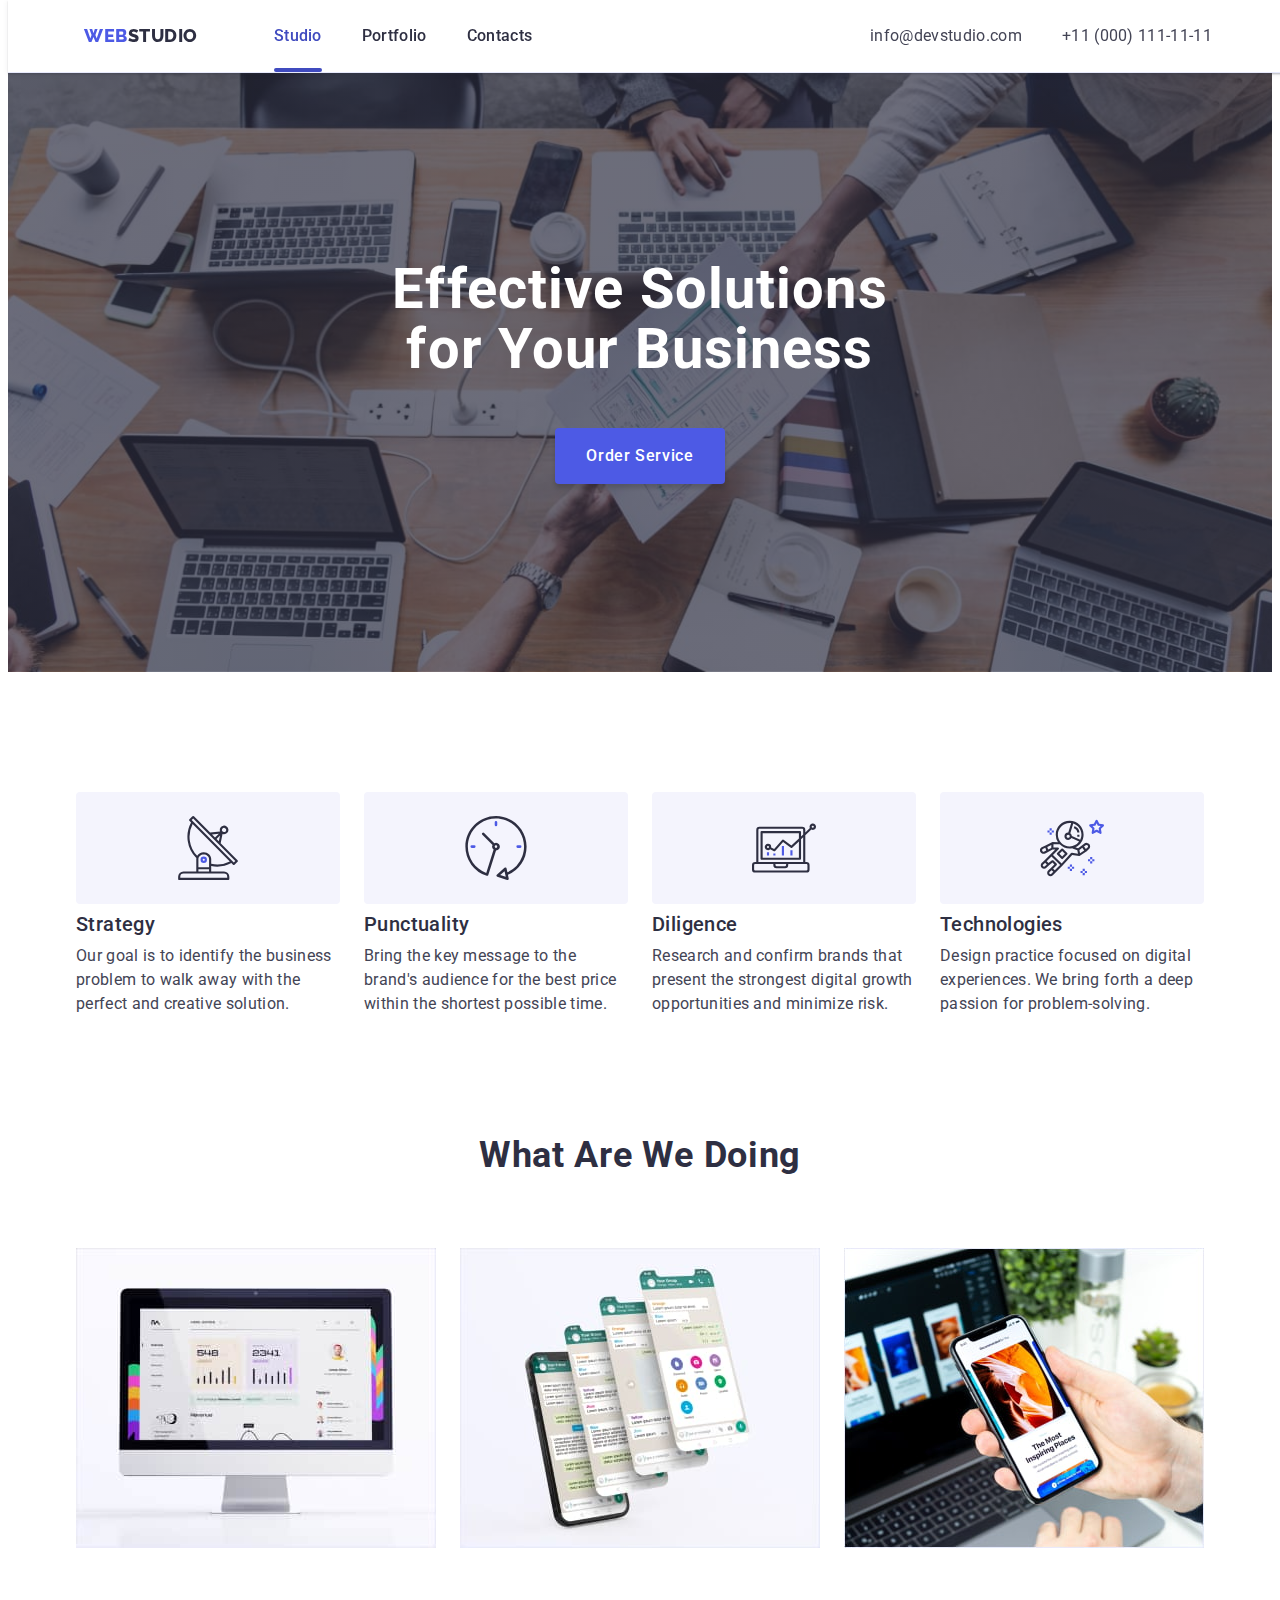
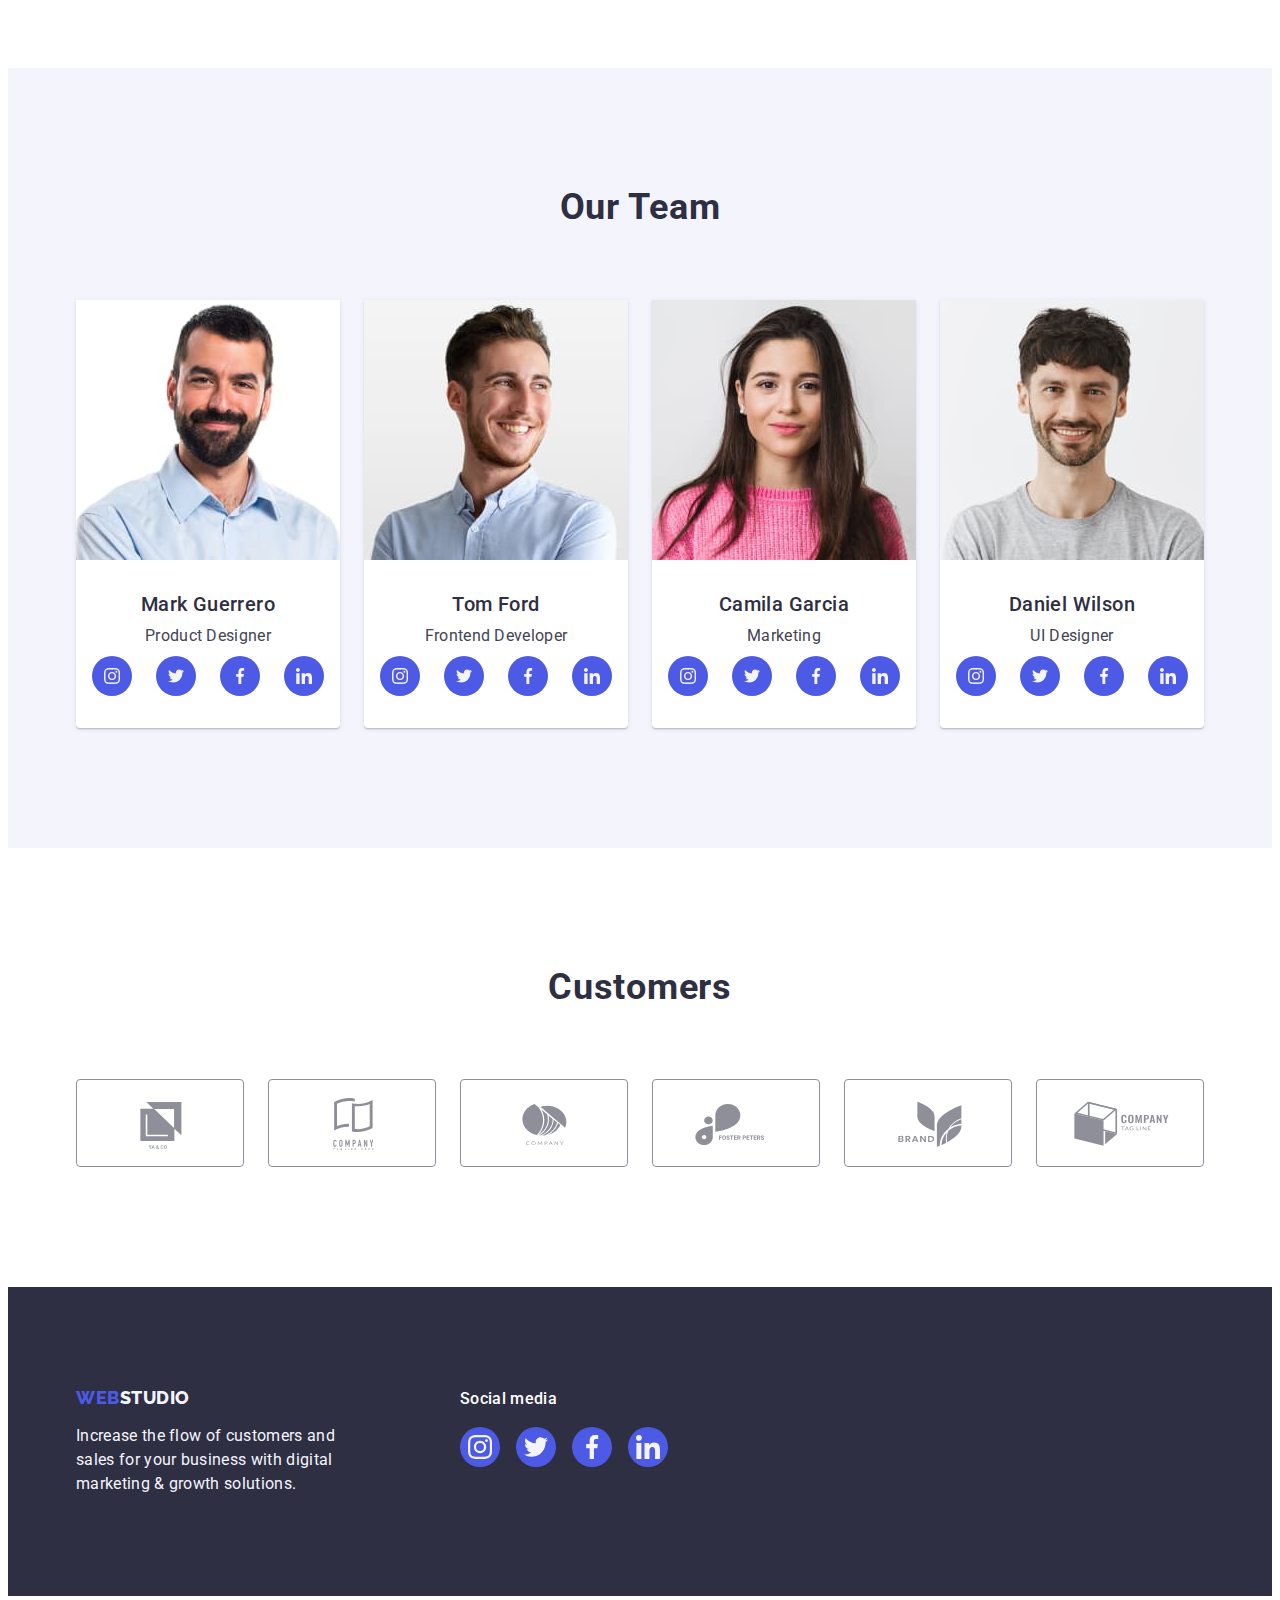
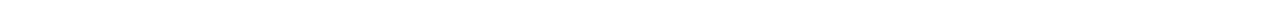
<file: index.html>
<!DOCTYPE html>
<html lang="en">
  <head>
    <meta charset="UTF-8" />
    <meta http-equiv="X-UA-Compatible" content="IE=edge" />
    <meta name="viewport" content="width=device-width, initial-scale=1.0" />
    <title>Document</title>
    <!--Fonts styles-->
    <link rel="preconnect" href="https://fonts.googleapis.com" />
    <link rel="preconnect" href="https://fonts.gstatic.com" crossorigin />
    <link
      href="https://fonts.googleapis.com/css2?family=Raleway:wght@800&family=Roboto:wght@400;500;700&display=swap"
      rel="stylesheet"
    />
    <!--Normalizer-->
    <link
      rel="stylesheet"
      href="https://cdnjs.cloudflare.com/ajax/libs/modern-normalize/1.1.0/modern-normalize.min.css"
      integrity="sha512-wpPYUAdjBVSE4KJnH1VR1HeZfpl1ub8YT/NKx4PuQ5NmX2tKuGu6U/JRp5y+Y8XG2tV+wKQpNHVUX03MfMFn9Q=="
      crossorigin="anonymous"
      referrerpolicy="no-referrer"
    />
    <!--Custom style-->
    <link rel="stylesheet" href="./css/styles.css" />
  </head>
  <body>
    <!-- Header section -->
    <header class="header">
      <div class="header-container container">
        <nav class="header-nav">
          <a class="header-logo link" href="./index.html"
            >Web<span class="studio">Studio</span></a
          >
          <ul class="header-nav-list list">
            <li class="header-nav-item">
              <a class="header-nav-link link active" href="./index.html"
                >Studio</a
              >
            </li>
            <li class="header-nav-item">
              <a class="header-nav-link link" href="./portfolio.html"
                >Portfolio</a
              >
            </li>
            <li class="header-nav-item">
              <a class="header-nav-link link" href="">Contacts</a>
            </li>
          </ul>
        </nav>
        <address class="header-adress">
          <ul class="header-adress-list list">
            <li class="header-adress-item">
              <a
                class="header-adress-link link"
                href="mailto:info@devstudio.com"
                >info@devstudio.com</a
              >
            </li>
            <li class="header-adress-item">
              <a class="header-adress-link link" href="tel:+110001111111"
                >+11 (000) 111-11-11</a
              >
            </li>
          </ul>
        </address>
      </div>
    </header>
    <main>
      <!-- Hero section -->
      <section class="hero">
        <div class="container">
          <h1 class="hero-title">Effective Solutions for Your Business</h1>
          <button class="hero-btn" type="button" data-modal-open>
            Order Service
          </button>
        </div>
      </section>
      <!--Feature-->
      <section class="feature">
        <div class="container">
          <h2 class="visually-hidden" hidden>Hidden header</h2>
          <ul class="feature-list list">
            <li class="feature-item">
              <div class="feature-wrapper">
                <svg class="feature-icons" width="64" height="64">
                  <use href="./images/icons.svg#antenna"></use>
                </svg>
              </div>
              <h3 class="title stategy">Strategy</h3>
              <p class="subtitle">
                Our goal is to identify the business problem to walk away with
                the perfect and creative solution.
              </p>
            </li>
            <li class="feature-item">
              <div class="feature-wrapper">
                <svg class="feature-icons" width="64" height="64">
                  <use href="./images/icons.svg#clock"></use>
                </svg>
              </div>
              <h3 class="title stategy">Punctuality</h3>
              <p class="subtitle">
                Bring the key message to the brand's audience for the best price
                within the shortest possible time.
              </p>
            </li>
            <li class="feature-item">
              <div class="feature-wrapper">
                <svg class="feature-icons" width="64" height="64">
                  <use href="./images/icons.svg#diagram"></use>
                </svg>
              </div>
              <h3 class="title stategy">Diligence</h3>
              <p class="subtitle">
                Research and confirm brands that present the strongest digital
                growth opportunities and minimize risk.
              </p>
            </li>
            <li class="feature-item">
              <div class="feature-wrapper">
                <svg class="feature-icons" width="64" height="64">
                  <use href="./images/icons.svg#astronaut"></use>
                </svg>
              </div>
              <h3 class="title stategy">Technologies</h3>
              <p class="subtitle">
                Design practice focused on digital experiences. We bring forth a
                deep passion for problem-solving.
              </p>
            </li>
          </ul>
        </div>
      </section>
      <!--We doing-->
      <section class="doing">
        <div class="container">
          <h2 class="doing-title">What are we doing</h2>
          <ul class="doing-list list">
            <li class="doing-item">
              <img
                class="doing-img"
                src="./images/we-doing/img-1.jpg"
                alt="Computer"
                width="360"
                height="300"
              />
            </li>
            <li class="doing-item">
              <img
                class="doing-img"
                src="./images/we-doing/img-2.jpg"
                alt="Tabs"
                width="360"
                height="300"
              />
            </li>
            <li class="doing-item">
              <img
                class="doing-img"
                src="./images/we-doing/img-3.jpg"
                alt="Application"
                width="360"
                height="300"
              />
            </li>
          </ul>
        </div>
      </section>
      <!--Our team-->
      <section class="team">
        <div class="container">
          <h2 class="team-title">Our Team</h2>
          <ul class="team-list list">
            <li class="team-item">
              <img
                class="team-img"
                src="./images/our-team/img-4.jpg"
                alt="Product Designer Mark Guerrero"
              />
              <div class="team-desc">
                <h3 class="title">Mark Guerrero</h3>
                <p class="subtitle-desc">Product Designer</p>
                <ul class="team-media list">
                  <li class="team-media-item">
                    <a
                      class="team-media-link link"
                      href=""
                      target="_blank"
                      rel="noopener no-referrer"
                      aria-label="Instagram icon"
                    >
                      <svg class="team-icons" width="16" height="16">
                        <use href="./images/icons.svg#instagram"></use>
                      </svg>
                    </a>
                  </li>
                  <li class="team-media-item">
                    <a
                      class="team-media-link link"
                      href=""
                      target="_blank"
                      rel="noopener no-referrer"
                      aria-label="Twitter icon"
                    >
                      <svg class="team-icons" width="16" height="16">
                        <use href="./images/icons.svg#twitter"></use>
                      </svg>
                    </a>
                  </li>
                  <li class="team-media-item">
                    <a
                      class="team-media-link link"
                      href=""
                      target="_blank"
                      rel="noopener no-referrer"
                      aria-label="Facebook icon"
                    >
                      <svg class="team-icons" width="16" height="16">
                        <use href="./images/icons.svg#facebook"></use>
                      </svg>
                    </a>
                  </li>
                  <li class="team-media-item">
                    <a
                      class="team-media-link link"
                      href=""
                      target="_blank"
                      rel="noopener no-referrer"
                      aria-label="Linkedin icon"
                    >
                      <svg class="team-icons" width="16" height="16">
                        <use href="./images/icons.svg#linkedin"></use>
                      </svg>
                    </a>
                  </li>
                </ul>
              </div>
            </li>
            <li class="team-item">
              <img
                class="team-img"
                src="./images/our-team/img-5.jpg"
                alt="Frontend Developer Tom Ford"
              />
              <div class="team-desc">
                <h3 class="title">Tom Ford</h3>
                <p class="subtitle-desc">Frontend Developer</p>
                <ul class="team-media list">
                  <li class="team-media-item">
                    <a
                      class="team-media-link link"
                      href=""
                      target="_blank"
                      rel="noopener no-referrer"
                      aria-label="Instagram icon"
                    >
                      <svg class="team-icons" width="16" height="16">
                        <use href="./images/icons.svg#instagram"></use>
                      </svg>
                    </a>
                  </li>
                  <li class="team-media-item">
                    <a
                      class="team-media-link link"
                      href=""
                      target="_blank"
                      rel="noopener no-referrer"
                      aria-label="Twitter icon"
                    >
                      <svg class="team-icons" width="16" height="16">
                        <use href="./images/icons.svg#twitter"></use>
                      </svg>
                    </a>
                  </li>
                  <li class="team-media-item">
                    <a
                      class="team-media-link link"
                      href=""
                      target="_blank"
                      rel="noopener no-referrer"
                      aria-label="Facebook icon"
                    >
                      <svg class="team-icons" width="16" height="16">
                        <use href="./images/icons.svg#facebook"></use>
                      </svg>
                    </a>
                  </li>
                  <li class="team-media-item">
                    <a
                      class="team-media-link link"
                      href=""
                      target="_blank"
                      rel="noopener no-referrer"
                      aria-label="Linkedin icon"
                    >
                      <svg class="team-icons" width="16" height="16">
                        <use href="./images/icons.svg#linkedin"></use>
                      </svg>
                    </a>
                  </li>
                </ul>
              </div>
            </li>
            <li class="team-item">
              <img
                class="team-img"
                src="./images/our-team/img-6.jpg"
                alt="Marketing Camila Garcia"
              />
              <div class="team-desc">
                <h3 class="title">Camila Garcia</h3>
                <p class="subtitle-desc">Marketing</p>
                <ul class="team-media list">
                  <li class="team-media-item">
                    <a
                      class="team-media-link link"
                      href=""
                      target="_blank"
                      rel="noopener no-referrer"
                      aria-label="Instagram icon"
                    >
                      <svg class="team-icons" width="16" height="16">
                        <use href="./images/icons.svg#instagram"></use>
                      </svg>
                    </a>
                  </li>
                  <li class="team-media-item">
                    <a
                      class="team-media-link link"
                      href=""
                      target="_blank"
                      rel="noopener no-referrer"
                      aria-label="Twitter icon"
                    >
                      <svg class="team-icons" width="16" height="16">
                        <use href="./images/icons.svg#twitter"></use>
                      </svg>
                    </a>
                  </li>
                  <li class="team-media-item">
                    <a
                      class="team-media-link link"
                      href=""
                      target="_blank"
                      rel="noopener no-referrer"
                      aria-label="Facebook icon"
                    >
                      <svg class="team-icons" width="16" height="16">
                        <use href="./images/icons.svg#facebook"></use>
                      </svg>
                    </a>
                  </li>
                  <li class="team-media-item">
                    <a
                      class="team-media-link link"
                      href=""
                      target="_blank"
                      rel="noopener no-referrer"
                      aria-label="Linkedin icon"
                    >
                      <svg class="team-icons" width="16" height="16">
                        <use href="./images/icons.svg#linkedin"></use>
                      </svg>
                    </a>
                  </li>
                </ul>
              </div>
            </li>
            <li class="team-item">
              <img
                class="team-img"
                src="./images/our-team/img-7.jpg"
                alt="UI Designer Daniel Wilson"
              />
              <div class="team-desc">
                <h3 class="title">Daniel Wilson</h3>
                <p class="subtitle-desc">UI Designer</p>
                <ul class="team-media list">
                  <li class="team-media-item">
                    <a
                      class="team-media-link link"
                      href=""
                      target="_blank"
                      rel="noopener no-referrer"
                      aria-label="Instagram icon"
                    >
                      <svg class="team-icons" width="16" height="16">
                        <use href="./images/icons.svg#instagram"></use>
                      </svg>
                    </a>
                  </li>
                  <li class="team-media-item">
                    <a
                      class="team-media-link link"
                      href=""
                      target="_blank"
                      rel="noopener no-referrer"
                      aria-label="Twitter icon"
                    >
                      <svg class="team-icons" width="16" height="16">
                        <use href="./images/icons.svg#twitter"></use>
                      </svg>
                    </a>
                  </li>
                  <li class="team-media-item">
                    <a
                      class="team-media-link link"
                      href=""
                      target="_blank"
                      rel="noopener no-referrer"
                      aria-label="Facebook icon"
                    >
                      <svg class="team-icons" width="16" height="16">
                        <use href="./images/icons.svg#facebook"></use>
                      </svg>
                    </a>
                  </li>
                  <li class="team-media-item">
                    <a
                      class="team-media-link link"
                      href=""
                      target="_blank"
                      rel="noopener no-referrer"
                      aria-label="Linkedin icon"
                    >
                      <svg class="team-icons" width="16" height="16">
                        <use href="./images/icons.svg#linkedin"></use>
                      </svg>
                    </a>
                  </li>
                </ul>
              </div>
            </li>
          </ul>
        </div>
      </section>
      <!--Customers-->
      <section class="customers">
        <div class="container">
          <h2 class="customers-title">Customers</h2>
          <ul class="customers-media list">
            <li class="customers-media-item">
              <a
                class="customers-media-link link"
                href=""
                target="_blank"
                rel="noopener no-referrer"
                aria-label="Logo one"
              >
                <svg class="customers-icons" width="104" height="56">
                  <use href="./images/icons.svg#logo-1"></use>
                </svg>
              </a>
            </li>
            <li class="customers-media-item">
              <a
                class="customers-media-link link"
                href=""
                target="_blank"
                rel="noopener no-referrer"
                aria-label="Logo two"
              >
                <svg class="customers-icons" width="104" height="56">
                  <use href="./images/icons.svg#logo-2"></use>
                </svg>
              </a>
            </li>
            <li class="customers-media-item">
              <a
                class="customers-media-link link"
                href=""
                target="_blank"
                rel="noopener no-referrer"
                aria-label="Logo three"
              >
                <svg class="customers-icons" width="104" height="56">
                  <use href="./images/icons.svg#logo-3"></use>
                </svg>
              </a>
            </li>
            <li class="customers-media-item">
              <a
                class="customers-media-link link"
                href=""
                target="_blank"
                rel="noopener no-referrer"
                aria-label="Logo four"
              >
                <svg class="customers-icons" width="104" height="56">
                  <use href="./images/icons.svg#logo-4"></use>
                </svg>
              </a>
            </li>
            <li class="customers-media-item">
              <a
                class="customers-media-link link"
                href=""
                target="_blank"
                rel="noopener no-referrer"
                aria-label="Logo five"
              >
                <svg class="customers-icons" width="104" height="56">
                  <use href="./images/icons.svg#logo-5"></use>
                </svg>
              </a>
            </li>
            <li class="customers-media-item">
              <a
                class="customers-media-link link"
                href=""
                target="_blank"
                rel="noopener no-referrer"
                aria-label="Logo six"
              >
                <svg class="customers-icons" width="104" height="56">
                  <use href="./images/icons.svg#logo-6"></use>
                </svg>
              </a>
            </li>
          </ul>
        </div>
      </section>
    </main>
    <!--Footer section-->
    <footer class="footer">
      <div class="container footer down">
        <div class="one">
          <a class="footer-link link" href="./index.html"
            >Web<span class="studio-light">Studio</span></a
          >
          <p class="footer-text">
            Increase the flow of customers and sales for your business with
            digital marketing & growth solutions.
          </p>
        </div>
        <div class="two">
          <p class="media">Social media</p>
          <ul class="footer-media list">
            <li class="footer-media-item">
              <a
                class="footer-media-link link"
                href=""
                target="_blank"
                rel="noopener no-referrer"
                aria-label="Instagram icon"
              >
                <svg class="footer-icons" width="24" height="24">
                  <use href="./images/icons.svg#instagram"></use>
                </svg>
              </a>
            </li>
            <li class="footer-media-item">
              <a
                class="footer-media-link link"
                href=""
                target="_blank"
                rel="noopener no-referrer"
                aria-label="Twitter icon"
              >
                <svg class="footer-icons" width="24" height="24">
                  <use href="./images/icons.svg#twitter"></use>
                </svg>
              </a>
            </li>
            <li class="footer-media-item">
              <a
                class="footer-media-link link"
                href=""
                target="_blank"
                rel="noopener no-referrer"
                aria-label="Facebook icon"
              >
                <svg class="footer-icons" width="24" height="24">
                  <use href="./images/icons.svg#facebook"></use>
                </svg>
              </a>
            </li>
            <li class="footer-media-item">
              <a
                class="footer-media-link link"
                href=""
                target="_blank"
                rel="noopener no-referrer"
                aria-label="Linkedin icon"
              >
                <svg class="footer-icons" width="24" height="24">
                  <use href="./images/icons.svg#linkedin"></use>
                </svg>
              </a>
            </li>
          </ul>
        </div>
      </div>
    </footer>
    <!--Modal window-->
    <div class="backdrop is-hidden" data-modal>
      <div class="modal">
        <button class="modal-close-btn" type="button" data-modal-close>
          <svg class="modal-close-icon" width="8" height="8">
            <use href="./images/icons.svg#close-icon"></use>
          </svg>
        </button>
      </div>
    </div>
    <script src="./js/modal.js"></script>
  </body>
</html>
</file>
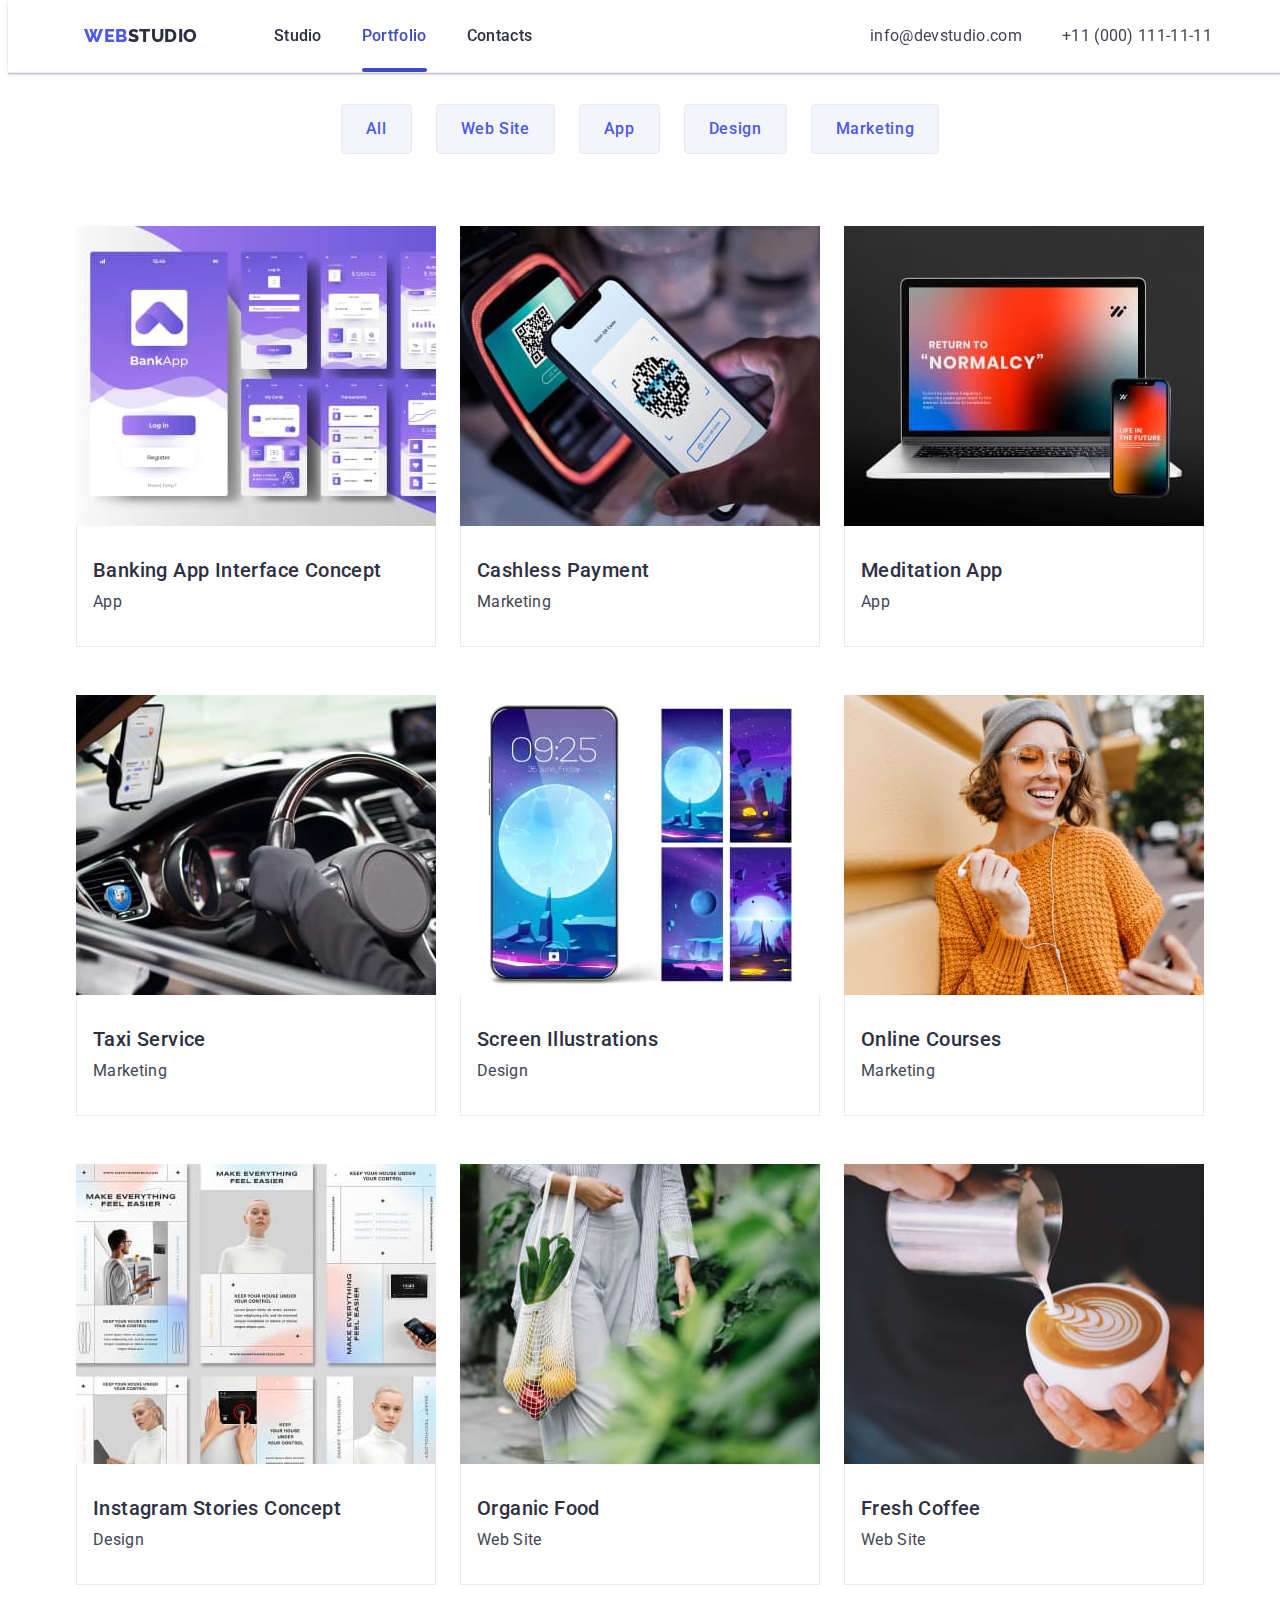
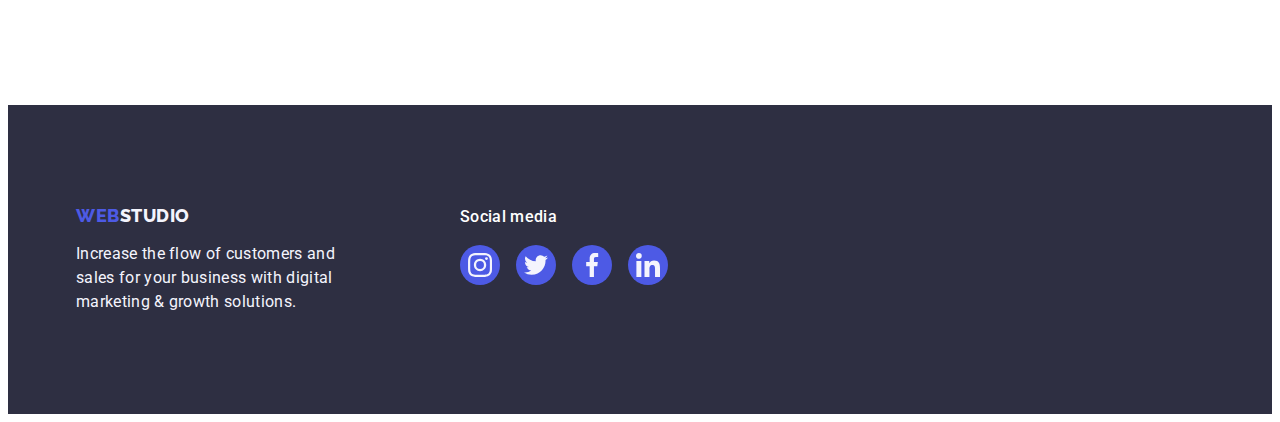
<file: portfolio.html>
<!DOCTYPE html>
<html lang="en">
  <head>
    <meta charset="UTF-8" />
    <meta http-equiv="X-UA-Compatible" content="IE=edge" />
    <meta name="viewport" content="width=device-width, initial-scale=1.0" />
    <title>Document</title>
    <!--Fonts styles-->
    <link rel="preconnect" href="https://fonts.googleapis.com" />
    <link rel="preconnect" href="https://fonts.gstatic.com" crossorigin />
    <link
      href="https://fonts.googleapis.com/css2?family=Raleway:wght@800&family=Roboto:wght@400;500;700&display=swap"
      rel="stylesheet"
    />
    <!--Normalizer-->
    <link
      rel="stylesheet"
      href="https://cdnjs.cloudflare.com/ajax/libs/modern-normalize/1.1.0/modern-normalize.min.css"
      integrity="sha512-wpPYUAdjBVSE4KJnH1VR1HeZfpl1ub8YT/NKx4PuQ5NmX2tKuGu6U/JRp5y+Y8XG2tV+wKQpNHVUX03MfMFn9Q=="
      crossorigin="anonymous"
      referrerpolicy="no-referrer"
    />
    <!--Custom style-->
    <link rel="stylesheet" href="./css/styles.css" />
  </head>
  <body>
    <!-- Header section -->
    <header class="header">
      <div class="header-container container">
        <nav class="header-nav">
          <a class="header-logo link" href="./index.html"
            >Web<span class="studio">Studio</span></a
          >
          <ul class="header-nav-list list">
            <li class="header-nav-item">
              <a class="header-nav-link link" href="./index.html">Studio</a>
            </li>
            <li class="header-nav-item">
              <a class="header-nav-link link active" href="./portfolio.html"
                >Portfolio</a
              >
            </li>
            <li class="header-nav-item">
              <a class="header-nav-link link" href="">Contacts</a>
            </li>
          </ul>
        </nav>
        <address class="header-adress">
          <ul class="header-adress-list list">
            <li class="header-adress-item">
              <a
                class="header-adress-link link mail"
                href="mailto:info@devstudio.com"
                >info@devstudio.com</a
              >
            </li>
            <li class="header-adress-item">
              <a
                class="header-adress-link link contact"
                href="tel:+110001111111"
                >+11 (000) 111-11-11</a
              >
            </li>
          </ul>
        </address>
      </div>
    </header>
    <main>
      <!--Icons-->
      <section class="icon">
        <div class="container">
          <h1 class="hidden" hidden>Hidden</h1>
          <ul class="icon-list list">
            <li class="icon-item">
              <button class="icon-button" type="button">All</button>
            </li>
            <li class="icon-item">
              <button class="icon-button" type="button">Web Site</button>
            </li>
            <li class="icon-item">
              <button class="icon-button" type="button">App</button>
            </li>
            <li class="icon-item">
              <button class="icon-button" type="button">Design</button>
            </li>
            <li class="icon-item">
              <button class="icon-button" type="button">Marketing</button>
            </li>
          </ul>
          <ul class="card-list list">
            <li class="card-item">
              <a class="card-link link" href="">
                <div class="card-thumb">
                  <img
                    class="card-img"
                    src="./images/portfolio/portf1.jpg"
                    alt="Interface Concept"
                    width="360"
                    height="300"
                  />

                  <p class="overlay text">
                    14 Stylish and User-Friendly App Design Concepts · Task
                    Manager App · Calorie Tracker App · Exotic Fruit Ecommerce
                    App · Cloud Storage App
                  </p>
                </div>
                <div class="card-text">
                  <h2 class="card-title">Banking App Interface Concept</h2>
                  <p class="card-subtitle">App</p>
                </div>
              </a>
            </li>
            <li class="card-item">
              <a class="card-link link" href="">
                <div class="card-thumb">
                  <img
                    class="card-img"
                    src="./images/portfolio/portf2.jpg"
                    alt="Cashless Payment"
                    width="360"
                    height="300"
                  />

                  <p class="overlay text">
                    14 Stylish and User-Friendly App Design Concepts · Task
                    Manager App · Calorie Tracker App · Exotic Fruit Ecommerce
                    App · Cloud Storage App
                  </p>
                </div>
                <div class="card-text">
                  <h2 class="card-title">Cashless Payment</h2>
                  <p class="card-subtitle">Marketing</p>
                </div>
              </a>
            </li>
            <li class="card-item">
              <a class="card-link link" href="">
                <div class="card-thumb">
                  <img
                    class="card-img"
                    src="./images/portfolio/portf3.jpg"
                    alt="Meditation App"
                    width="360"
                    height="300"
                  />

                  <p class="overlay text">
                    14 Stylish and User-Friendly App Design Concepts · Task
                    Manager App · Calorie Tracker App · Exotic Fruit Ecommerce
                    App · Cloud Storage App
                  </p>
                </div>
                <div class="card-text">
                  <h2 class="card-title">Meditation App</h2>
                  <p class="card-subtitle">App</p>
                </div>
              </a>
            </li>
            <li class="card-item">
              <a class="card-link link" href="">
                <div class="card-thumb">
                  <img
                    class="card-img"
                    src="./images/portfolio/portf4.jpg"
                    alt="Taxi Service"
                    width="360"
                    height="300"
                  />

                  <p class="overlay text">
                    14 Stylish and User-Friendly App Design Concepts · Task
                    Manager App · Calorie Tracker App · Exotic Fruit Ecommerce
                    App · Cloud Storage App
                  </p>
                </div>
                <div class="card-text">
                  <h2 class="card-title">Taxi Service</h2>
                  <p class="card-subtitle">Marketing</p>
                </div>
              </a>
            </li>
            <li class="card-item">
              <a class="card-link link" href="">
                <div class="card-thumb">
                  <img
                    class="card-img"
                    src="./images/portfolio/portf5.jpg"
                    alt="Screen Illustrations"
                    width="360"
                    height="300"
                  />

                  <p class="overlay text">
                    14 Stylish and User-Friendly App Design Concepts · Task
                    Manager App · Calorie Tracker App · Exotic Fruit Ecommerce
                    App · Cloud Storage App
                  </p>
                </div>
                <div class="card-text">
                  <h2 class="card-title">Screen Illustrations</h2>
                  <p class="card-subtitle">Design</p>
                </div>
              </a>
            </li>
            <li class="card-item">
              <a class="card-link link" href="">
                <div class="card-thumb">
                  <img
                    class="card-img"
                    src="./images/portfolio/portf6.jpg"
                    alt="Online Courses"
                    width="360"
                    height="300"
                  />

                  <p class="overlay text">
                    14 Stylish and User-Friendly App Design Concepts · Task
                    Manager App · Calorie Tracker App · Exotic Fruit Ecommerce
                    App · Cloud Storage App
                  </p>
                </div>
                <div class="card-text">
                  <h2 class="card-title">Online Courses</h2>
                  <p class="card-subtitle">Marketing</p>
                </div>
              </a>
            </li>
            <li class="card-item">
              <a class="card-link link" href="">
                <div class="card-thumb">
                  <img
                    class="card-img"
                    src="./images/portfolio/portf7.jpg"
                    alt="Instagram Stories Concept"
                    width="360"
                    height="300"
                  />

                  <p class="overlay text">
                    14 Stylish and User-Friendly App Design Concepts · Task
                    Manager App · Calorie Tracker App · Exotic Fruit Ecommerce
                    App · Cloud Storage App
                  </p>
                </div>
                <div class="card-text">
                  <h2 class="card-title">Instagram Stories Concept</h2>
                  <p class="card-subtitle">Design</p>
                </div>
              </a>
            </li>
            <li class="card-item">
              <a class="card-link link" href="">
                <div class="card-thumb">
                  <img
                    class="card-img"
                    src="./images/portfolio/portf8.jpg"
                    alt="Organic Food"
                    width="360"
                    height="300"
                  />

                  <p class="overlay text">
                    14 Stylish and User-Friendly App Design Concepts · Task
                    Manager App · Calorie Tracker App · Exotic Fruit Ecommerce
                    App · Cloud Storage App
                  </p>
                </div>
                <div class="card-text">
                  <h2 class="card-title">Organic Food</h2>
                  <p class="card-subtitle">Web Site</p>
                </div>
              </a>
            </li>
            <li class="card-item">
              <a class="card-link link" href="">
                <div class="card-thumb">
                  <img
                    class="card-img"
                    src="./images/portfolio/portf9.jpg"
                    alt="Fresh Coffee"
                    width="360"
                    height="300"
                  />

                  <p class="overlay text">
                    14 Stylish and User-Friendly App Design Concepts · Task
                    Manager App · Calorie Tracker App · Exotic Fruit Ecommerce
                    App · Cloud Storage App
                  </p>
                </div>
                <div class="card-text">
                  <h2 class="card-title">Fresh Coffee</h2>
                  <p class="card-subtitle">Web Site</p>
                </div>
              </a>
            </li>
          </ul>
        </div>
      </section>
    </main>
    <!--Fotter section-->
    <footer class="footer">
      <div class="container footer down">
        <div class="one">
          <a class="footer-link link" href="./index.html"
            >Web<span class="studio-light">Studio</span></a
          >
          <p class="footer-text">
            Increase the flow of customers and sales for your business with
            digital marketing & growth solutions.
          </p>
        </div>
        <div class="two">
          <p class="media">Social media</p>
          <ul class="footer-media list">
            <li class="footer-media-item">
              <a
                class="footer-media-link link"
                href=""
                target="_blank"
                rel="noopener no-referrer"
                aria-label="Instagram icon"
              >
                <svg class="footer-icons" width="24" height="24">
                  <use href="./images/icons.svg#instagram"></use>
                </svg>
              </a>
            </li>
            <li class="footer-media-item">
              <a
                class="footer-media-link link"
                href=""
                target="_blank"
                rel="noopener no-referrer"
                aria-label="Twitter icon"
              >
                <svg class="footer-icons" width="24" height="24">
                  <use href="./images/icons.svg#twitter"></use>
                </svg>
              </a>
            </li>
            <li class="footer-media-item">
              <a
                class="footer-media-link link"
                href=""
                target="_blank"
                rel="noopener no-referrer"
                aria-label="Facebook icon"
              >
                <svg class="footer-icons" width="24" height="24">
                  <use href="./images/icons.svg#facebook"></use>
                </svg>
              </a>
            </li>
            <li class="footer-media-item">
              <a
                class="footer-media-link link"
                href=""
                target="_blank"
                rel="noopener no-referrer"
                aria-label="Linkedin icon"
              >
                <svg class="footer-icons" width="24" height="24">
                  <use href="./images/icons.svg#linkedin"></use>
                </svg>
              </a>
            </li>
          </ul>
        </div>
      </div>
    </footer>
  </body>
</html>
</file>
<file: css/styles.css>
html {
  box-sizing: border-box;
}

*,
*::before,
*::after {
  box-sizing: inherit;
}

:root {
  /*Fonts*/
  --primary-font: Roboto, sans-serif;
  --secondary-font: Raleway, sans-serif;
  /*Colors*/
  --color-iris: #4d5ae5;
  --color-ocean: #404bbf;
  --color-navy-blue: #2e2f42;
  --color-green: #31d0aa;
  --color-slate: #434455;
  --color-light-slate: #8e8f99;
  --color-cornflower: #e7e9fc;
  --color-cloud: #f4f4fd;
  --color-navy-blue-modal: #2e2f42;
  --color-grey: #2e2f42;
  --color-white: #ffffff;
  /*Others*/
  --anim: 250ms cubic-bezier(0.4, 0, 0.2, 1);
}

/*==============================
Base styles
==============================*/
body {
  font-family: var(--primary-font);
  letter-spacing: 0.02em;
  font-size: 16px;
  line-height: 1.5;
  color: var(--color-slate);
  background-color: var(--color-white);
}
.list {
  list-style: none;
  color: var(--color-navy-blue);
  padding: 0;
  margin: 0;
}
.title {
  font-weight: 500;
  font-size: 20px;
  line-height: 1.2;
  color: var(--color-navy-blue);
  letter-spacing: 0.02em;
  margin-bottom: 8px;
}

.subtitle {
  color: var(--color-slate);
}
.link {
  text-decoration: none;
}
h1,
h2,
h3,
p {
  padding: 0;
  margin: 0;
}
img {
  display: block;
}
.container {
  width: 1158px;
  padding: 0 15px;
  margin: 0 auto;
}
section {
  padding: 120px 0;
}
/*==============================
Header styles
==============================*/

.header {
  position: fixed;
  top: 0;
  width: 100%;
  background-color: var(--color-white);
  border-bottom: 1px solid var(--color-cornflower);
  box-shadow: 0px 2px 1px rgba(46, 47, 66, 0.08),
    0px 1px 1px rgba(46, 47, 66, 0.16), 0px 1px 6px rgba(46, 47, 66, 0.08);
  z-index: 10;
}
.header-container {
  display: flex;
  align-items: center;
  margin: 0;
  padding: 0 15px;
  margin-right: auto;
  margin-left: auto;
}
.header-nav {
  display: flex;
  align-items: center;
}

.header-logo {
  font-family: var(--secondary-font);
  font-weight: 800;
  font-size: 18px;
  line-height: 1.17;
  display: flex;
  align-items: center;
  letter-spacing: 0.03em;
  text-transform: uppercase;
  color: var(--color-iris);
  margin-right: 76px;
}

.header-logo .link {
}

.studio {
  font-family: 'Raleway';
  font-weight: 800;
  font-size: 18px;
  line-height: 1.17;
  display: flex;
  align-items: center;
  letter-spacing: 0.03em;
  text-transform: uppercase;
  color: var(--color-navy-blue);
}

.header-nav-list {
  display: flex;
  margin: 0;
  gap: 40px;
}
.header-nav-item {
}
.header-nav-link {
  position: relative;
  display: block;
  font-weight: 500;
  font-size: 16px;
  line-height: 1.5;
  color: var(--color-navy-blue);
  padding: 24px 0;
  transition: color var(--anim);
}

.header-nav-link.active {
  color: var(--color-ocean);
}
.header-nav-link:hover,
.header-nav-link:focus {
  color: var(--color-ocean);
}
.header-nav-link::after {
  content: '';
  position: absolute;
  left: 0px;
  bottom: -1px;
  top: 68px;
  display: block;
  width: 100%;
  height: 4px;
  border-radius: 2px;
}
.header-nav-link.active::after {
  background: var(--color-ocean);
}
.header-adress {
  display: flex;
  font-style: normal;
  margin-left: auto;
}

.header-adress-list {
  display: flex;
  margin-right: auto;
  padding: 0;
  margin-top: 0;
  margin-bottom: 0;
  gap: 40px;
}
.header-adress-item {
  font-size: 16px;
  line-height: 1.5;
  color: var(--color-slate);
}
.header-adress-link {
  font-size: 16px;
  line-height: 1.5;
  color: var(--color-slate);
  margin-right: 0px;
  transition: color var(--anim);
}

.header-adress-link:hover,
.header-adress-link:focus {
  font-size: 16px;
  line-height: 1.5;
  color: var(--color-ocean);
}

/*==============================
Hero styles
==============================*/
.hero {
  max-width: 1440px;
  margin-left: auto;
  margin-right: auto;
  margin-top: 72px;
  background-color: var(--color-navy-blue);
  background-image: linear-gradient(
      rgba(46, 47, 66, 0.7),
      rgba(46, 47, 66, 0.7)
    ),
    url(../images/people-office.jpg);
  background-repeat: no-repeat;
  background-position: center;
  background-size: cover;
  text-align: center;
  padding-top: 188px;
  padding-bottom: 188px;
}
.hero-title {
  font-weight: 700;
  font-size: 56px;
  line-height: 1.07;
  color: var(--color-white);
  letter-spacing: 0.02em;
  max-width: 496px;
  margin: auto;
}
.hero-title:not(:last-child) {
  margin-bottom: 48px;
}
.hero-btn {
  display: block;
  font-family: var(--primary-font);
  cursor: pointer;
  font-weight: 500;
  font-size: 16px;
  line-height: 1.5;
  align-items: center;
  letter-spacing: 0.04em;
  color: var(--color-white);
  background-color: var(--color-iris);
  min-width: 169px;
  height: 56px;
  padding: 15px 31px;
  border: none;
  border-radius: 4px;
  margin-right: auto;
  margin-left: auto;
  box-shadow: 0px 4px 4px rgba(0, 0, 0, 0.15);
  transition: background-color var(--anim);
}
.hero-btn:hover,
.hero-btn:focus {
  background-color: var(--color-ocean);
}
/*==============================
Feature styles
==============================*/
.feature {
}
.visually-hidden {
  position: absolute;
  width: 1px;
  height: 1px;
  margin: -1px;
  border: 0;
  padding: 0;

  white-space: nowrap;
  clip-path: inset(100%);
  clip: rect(0 0 0 0);
  overflow: hidden;
}
.feature-list {
  display: flex;
  gap: 24px;
  width: 1128px;
  margin: 0;
  padding: 0;
}

.feature-item {
  min-width: 264px;
}
.strategy {
  padding-bottom: 8px;
}

/*==============================
Feature icon
==============================*/

.feature-wrapper {
  display: flex;
  justify-content: center;
  align-items: center;
  margin-bottom: 8px;
  background-color: var(--color-cloud);
  border-radius: 4px;
  height: 112px;
}
/*==============================
We doing styles
==============================*/
.doing {
  padding-top: 0;
}
.doing-title {
  font-weight: 700;
  font-size: 36px;
  line-height: 1.11;
  text-align: center;
  text-transform: capitalize;
  color: var(--color-navy-blue);
  letter-spacing: 0.02em;
}
.doing-title:not(:last-child) {
  margin-bottom: 72px;
}
.doing-list {
  display: flex;
  gap: 24px;
}
.doing-item {
}

/*==============================
Our team styles
==============================*/
.team {
  background-color: var(--color-cloud);
}
.team-title {
  font-weight: 700;
  font-size: 36px;
  line-height: 1.11;
  text-align: center;
  text-transform: capitalize;
  color: var(--color-navy-blue);
  letter-spacing: 0.02em;
}
.team-title:not(:last-child) {
  margin-bottom: 72px;
}
.team-list {
  display: flex;
  gap: 24px;
  padding: 0;
}
.team-item {
  text-align: center;
  background-color: var(--color-white);
  border-radius: 0px 0px 4px 4px;
  width: calc((100% - 3 * 24px) / 4);
  box-shadow: 0px 1px 6px rgba(46, 47, 66, 0.08),
    0px 1px 1px rgba(46, 47, 66, 0.16), 0px 2px 1px rgba(46, 47, 66, 0.08);
}
.team-desc {
  padding: 32px 0;
}
.subtitle-desc {
  margin-bottom: 8px;
  color: var(--color-slate);
}

/*==============================
Social icon
==============================*/
.team-media {
  display: flex;
  justify-content: center;
  align-items: center;
  gap: 24px;
}
.team-media-item {
}
.team-media-link {
  display: flex;
  justify-content: center;
  align-items: center;
  width: 40px;
  height: 40px;
  background-color: var(--color-iris);
  border-radius: 50%;
  transition: background-color var(--anim);
}
.team-media-link:hover,
.team-media-link:focus {
  background-color: var(--color-ocean);
}
.team-icons {
  fill: var(--color-cloud);
}
/*==============================
Customers styles
==============================*/
.customers {
  min-width: 1128px;
}
.customers-title {
  font-weight: 700;
  font-size: 36px;
  line-height: 1.1;
  text-align: center;
  text-transform: capitalize;
  color: var(--color-navy-blue);
  letter-spacing: 0.02em;
}
.customers-title:not(:last-child) {
  margin-bottom: 72px;
}

/*==============================
Customers icon
==============================*/
.customers-media {
  display: flex;
  justify-content: center;
  align-items: center;
  gap: 24px;
}
.customers-media-item {
}
.customers-media-link {
  display: flex;
  align-items: center;
  justify-content: center;
  width: 168px;
  height: 88px;
  box-sizing: border-box;
  border: 1px solid #8e8f99;
  border-radius: 4px;
  border-color: var(--color-light-slate);
  color: var(--color-light-slate);
  transition: border-color var(--anim), color var(--anim);
}
.customers-media-link:hover,
.customers-media-link:focus {
  color: var(--color-ocean);
  border-color: var(--color-ocean);
}
.customers-icons {
  fill: currentColor;
}
/*==============================
Icons
==============================*/
.icon {
  padding: 96px 0 120px;
}

.icon-list {
  display: flex;
  margin-right: 427px;
  margin-left: 427px;
  padding: 0;
  margin: 0;
  gap: 24px;
  justify-content: center;
  margin-bottom: 72px;
}
.icon-item {
}
.icon-button {
  font-family: var(--primary-font);
  cursor: pointer;
  font-weight: 500;
  font-size: 16px;
  line-height: 1.5;
  align-items: center;
  text-align: center;
  letter-spacing: 0.04em;
  color: var(--color-iris);
  background-color: var(--color-cloud);
  border-radius: 4px;
  border: 1px solid var(--color-cornflower);
  padding: 12px 24px;
  transition: color var(--anim), background-color var(--anim),
    border-color var(--anim), box-shadow var(--anim);
}
.icon-button:hover {
  color: var(--color-white);
  background-color: var(--color-ocean);
  border-color: 1px solid transparent;
  box-shadow: 0px 3px 1px rgba(0, 0, 0, 0.1), 0px 2px 1px rgba(0, 0, 0, 0.08),
    0px 2px 2px rgba(0, 0, 0, 0.12);
}
.icon-button:focus {
  color: var(--color-white);
  background-color: var(--color-ocean);
  box-shadow: 0px 3px 1px rgba(0, 0, 0, 0.1), 0px 2px 1px rgba(0, 0, 0, 0.08),
    0px 2px 2px rgba(0, 0, 0, 0.12);
  border: 1px solid transparent;
}
/*==============================
 card
==============================*/
.card-title {
  font-weight: 500;
  font-size: 20px;
  line-height: 1.2;
  letter-spacing: 0.02em;
  color: var(--color-navy-blue);
}
.card-title:not(:last-child) {
  margin-bottom: 8px;
}
.card-subtitle {
  font-size: 16px;
  line-height: 1.5;
  letter-spacing: 0.02em;
  color: var(--color-slate);
}
.card-list {
  display: flex;
  flex-wrap: wrap;
  gap: 48px 24px;
  padding: 0;
  margin: 0;
}
.card-link {
  display: block;
  transition: box-shadow var(--anim);
}
.card-link:hover,
.card-link:focus {
  box-shadow: 0px 1px 6px rgba(46, 47, 66, 0.08),
    0px 1px 1px rgba(46, 47, 66, 0.16), 0px 2px 1px rgba(46, 47, 66, 0.08);
}

.card-thumb {
  position: relative;
  overflow: hidden;
}
.card-img {
}
.overlay {
  position: absolute;
  font-size: 16px;
  line-height: 1.5;
  letter-spacing: 0.02em;

  top: 0;
  left: 0;
  padding: 40px 32px;
  width: 100%;
  height: 100%;
  color: var(--color-cloud);
  background-color: var(--color-iris);
  transform: translateY(100%);
  transition: transform var(--anim);
}
.card-link:hover .overlay,
.card-link:focus .overlay {
  transform: translateY(0);
}
.overlay .text {
}
.card-text {
  min-height: 120px;
  padding: 32px 16px;
  border: 1px solid var(--color-cornflower);
  border-top: none;
}

/*==============================
Footer styles
==============================*/
.footer {
  display: flex;
  align-items: baseline;
  background-color: var(--color-navy-blue);
}
.down {
  padding-top: 100px;
  padding-bottom: 100px;
}
.one {
  min-width: 264px;
  margin-right: 120px;
}
.footer-link {
  display: inline-block;
  font-family: var(--secondary-font);
  font-weight: 800;
  font-size: 18px;
  line-height: 1.17;
  align-items: center;
  letter-spacing: 0.03em;
  text-transform: uppercase;
  color: var(--color-iris);
  margin-bottom: 16px;
}
.studio-light {
  color: var(--color-cloud);
}
.footer-text {
  font-size: 16px;
  line-height: 1.5;
  letter-spacing: 0.02em;
  color: var(--color-cloud);
  background-color: var(--color-navy-blue);
  width: 264px;
}
.two {
  min-width: 208px;
}
.media {
  font-family: var(--primary-font);
  font-style: normal;
  font-weight: 500;
  font-size: 16px;
  line-height: 24px;
  color: var(--color-white);
  letter-spacing: 0.02em;
  margin-bottom: 16px;
}
/*==============================
Footer icon
==============================*/
.footer-media {
  display: flex;
  justify-content: center;
  align-items: center;
  gap: 16px;
}
.footer-media-item {
}
.footer-media-link {
  display: flex;
  justify-content: center;
  align-items: center;
  width: 40px;
  height: 40px;
  background-color: var(--color-iris);
  border-radius: 50%;
  transition: background-color var(--anim);
}
.footer-media-link:hover,
.footer-media-link:focus {
  background-color: var(--color-green);
}
.footer-icons {
  fill: var(--color-cloud);
}
/*==============================
Modal window
==============================*/
.backdrop {
  position: fixed;
  top: 0;
  left: 0;
  width: 100%;
  height: 100%;
  background: rgba(46, 47, 66, 0.4);
  z-index: 100;
  transition: opacity var(--anim), visibility var(--anim);
}
.backdrop.is-hidden {
  opacity: 0;
  visibility: hidden;
  pointer-events: none;
  scale: 0.7;
}

.modal {
  position: absolute;
  top: calc(50%);
  left: calc(50%);
  transform: translate(-50%, -50%);
  width: 408px;
  min-height: 576px;
  background-color: #fcfcfc;
  box-shadow: 0px 1px 1px rgba(0, 0, 0, 0.14), 0px 1px 3px rgba(0, 0, 0, 0.12),
    0px 2px 1px rgba(0, 0, 0, 0.2);
  border-radius: 4px;
  transition: transform var(--anim);
}
.modal-close-btn {
  display: flex;
  align-items: center;
  justify-content: center;
  cursor: pointer;
  position: absolute;
  right: 24px;
  top: 24px;
  width: 24px;
  height: 24px;
  padding: 0;
  background-color: #e7e9fc;
  border: 1px solid rgba(0, 0, 0, 0.1);
  border-radius: 50%;
  transition: background-color var(--anim), border var(--anim);
}
.modal-close-btn:hover,
.modal-close-btn:focus {
  background-color: var(--color-ocean);
  border: none;
}
.modal-close-icon {
  fill: var(--color-navy-blue-modal);
  transition: fill var(--anim);
}
.modal-close-btn:hover .modal-close-icon,
.modal-close-btn:focus .modal-close-icon {
  fill: var(--color-white);
}
</file>
